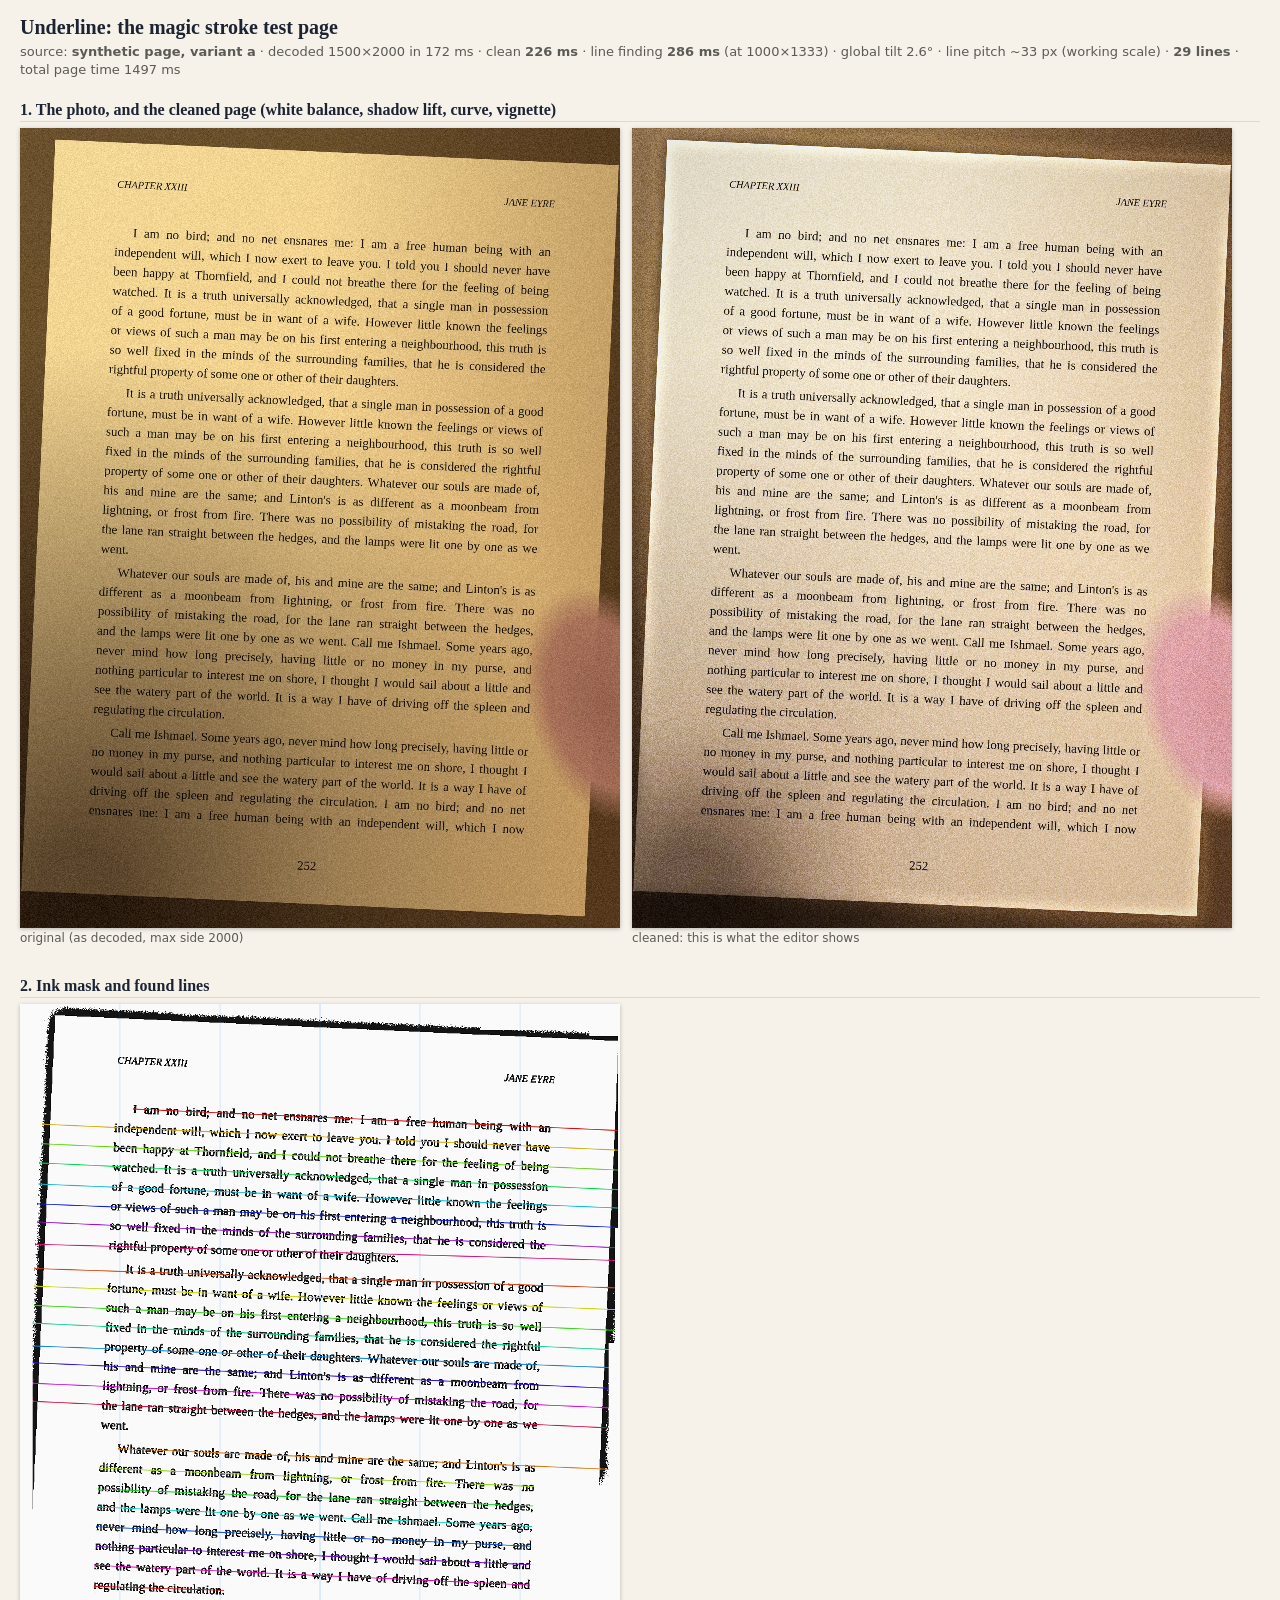
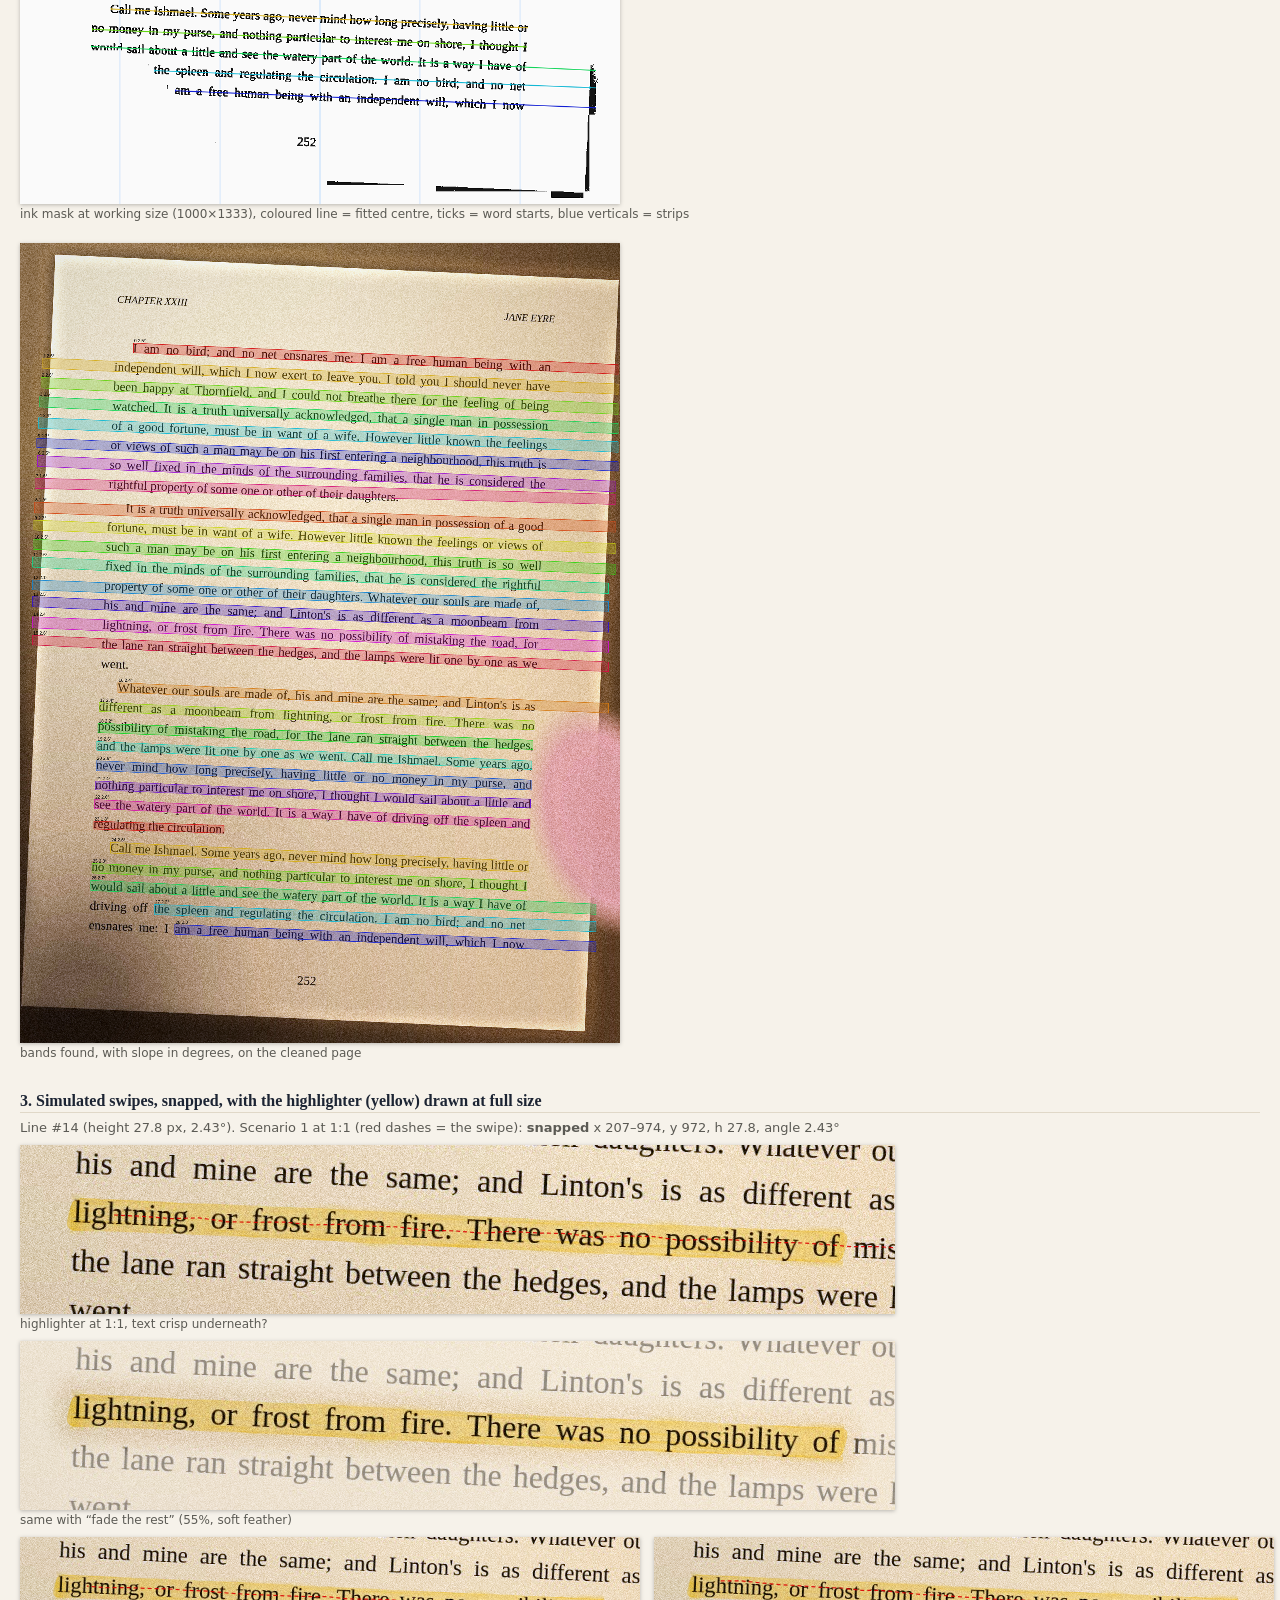
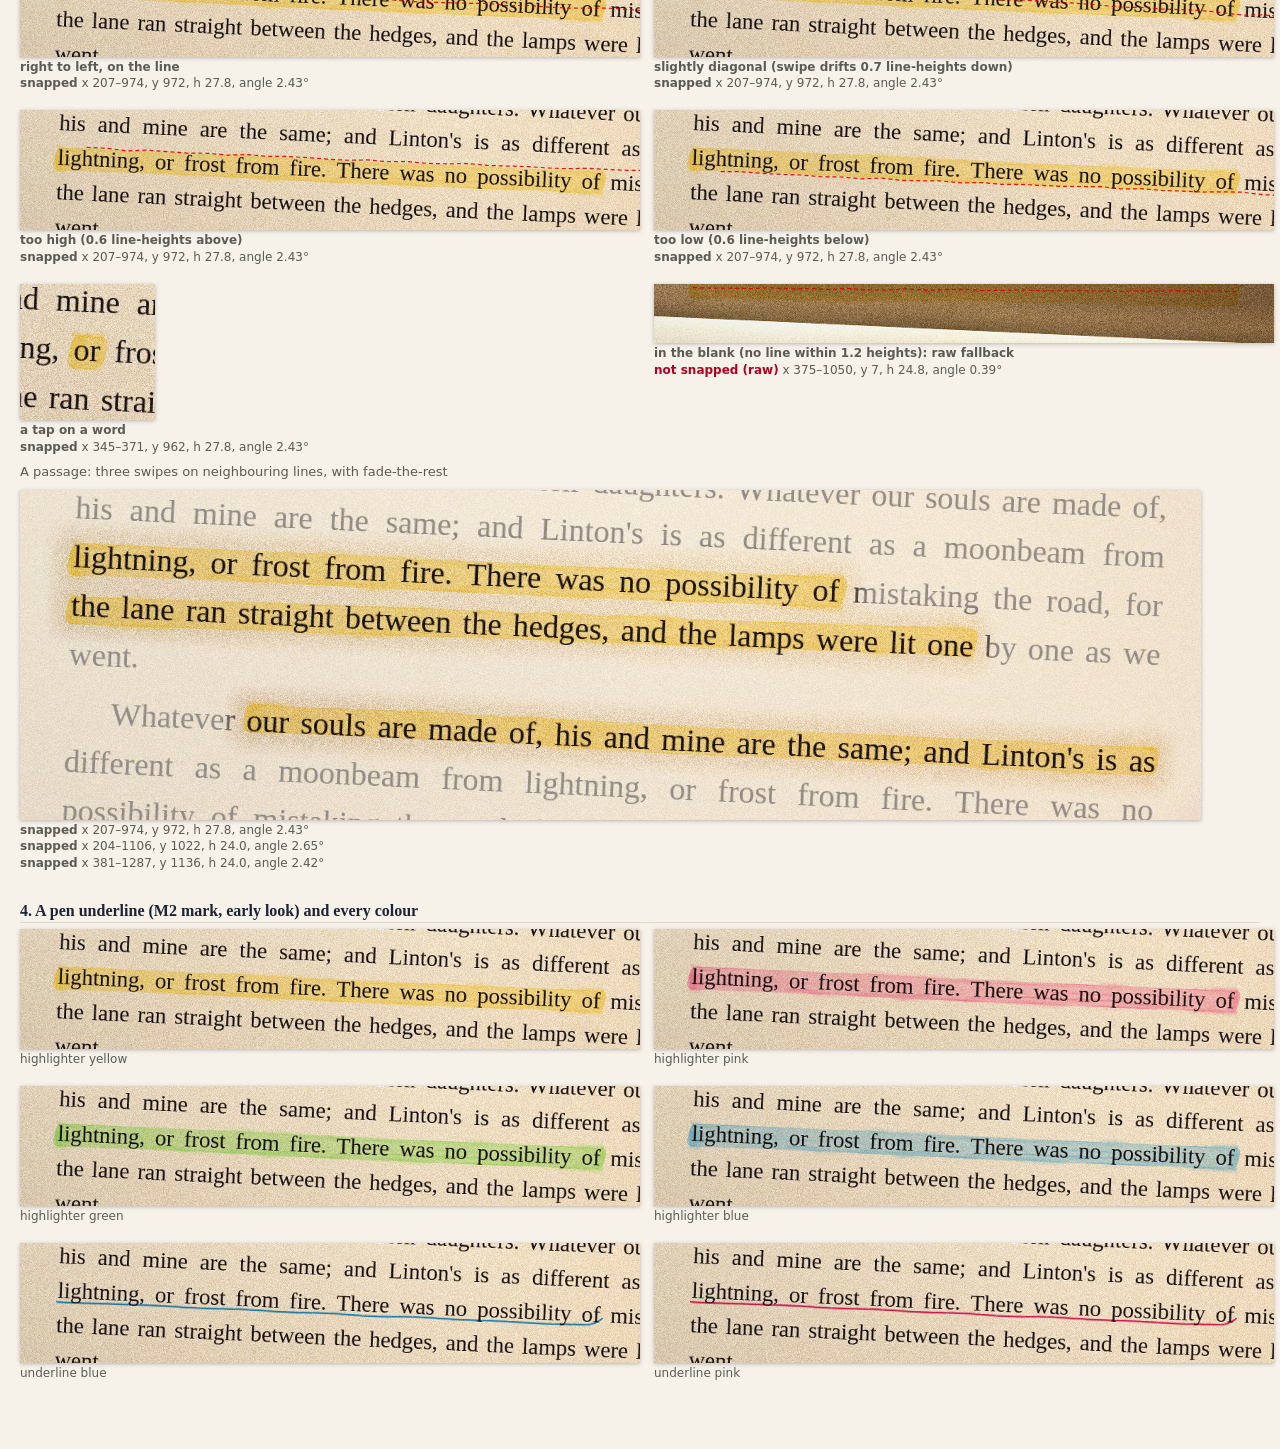
<file: tests/lines.html>
<!doctype html>
<html lang="en">
<head>
<meta charset="utf-8">
<title>Underline: lines test page</title>
<meta name="viewport" content="width=device-width, initial-scale=1">
<!--
  Engine test page (never deployed).
    tests/lines.html?photo=real/<file>             a real photo from tests/real/
    tests/lines.html?photo=synthetic&variant=a|b|c  a generated page: a = crooked 2.6deg + warm cast + shadow + thumb,
                                                   b = small print, -2deg, heavy shadow, c = curved (spine-like) page
    (no photo= means synthetic a)
    &mark=highlighter|underline  &colour=yellow|pink|green|blue
  Shows: the photo, the cleaned page, the ink mask with the found lines (slopes), and simulated swipes snapped
  (left-to-right, right-to-left, diagonal, too high, too low, in a blank area, a tap) drawn at full size.
-->
<style>
  body { margin: 0; padding: 16px 20px 60px; background: #f6f2ea; color: #1c2433; font: 14px/1.4 system-ui, "Segoe UI", sans-serif; }
  h1 { font: 600 20px Georgia, serif; margin: 0 0 4px; }
  h2 { font: 600 16px Georgia, serif; margin: 22px 0 6px; border-bottom: 1px solid #e0d8c8; padding-bottom: 2px; }
  .meta { color: #5b5a54; font-size: 13px; margin-bottom: 8px; }
  .row { display: flex; gap: 12px; flex-wrap: wrap; align-items: flex-start; }
  figure { margin: 0; }
  figcaption { font-size: 12px; color: #5b5a54; margin: 2px 0 8px; }
  canvas, img { display: block; background: #fff; box-shadow: 0 1px 4px rgba(0,0,0,.25); }
  .grid { display: grid; grid-template-columns: 1fr 1fr; gap: 10px 14px; }
  .bad { color: #b00020; font-weight: 600; }
  code { background: #ece6d8; padding: 0 3px; border-radius: 3px; }
</style>
</head>
<body>
<h1>Underline: the magic stroke test page</h1>
<div class="meta" id="meta">loading ...</div>
<div id="out"></div>

<script src="../src/engine/util.js"></script>
<script src="../src/engine/decode.js"></script>
<script src="../src/engine/clean.js"></script>
<script src="../src/engine/lines.js"></script>
<script src="../src/engine/mark.js"></script>
<script src="../src/engine/card.js"></script>
<script>
(function () {
  const q = new URLSearchParams(location.search);
  if (q.get("hold")) { const h = document.createElement("script"); h.src = "/hold?ms=" + q.get("hold"); document.head.appendChild(h); } // test server only: keeps the page loading so a headless screenshot waits
  const photo = q.get("photo") || "synthetic";
  const variant = q.get("variant") || "a";
  const MARK = q.get("mark") || "highlighter";
  const COLOUR = q.get("colour") || "yellow";
  const out = document.getElementById("out"), meta = document.getElementById("meta");
  window.__done = false;

  function el(tag, attrs, parent) {
    const e = document.createElement(tag);
    for (const k in (attrs || {})) { if (k === "text") e.textContent = attrs[k]; else if (k === "html") e.innerHTML = attrs[k]; else e.setAttribute(k, attrs[k]); }
    if (parent) parent.appendChild(e);
    return e;
  }
  function section(title) { return el("h2", { text: title }, out); }
  function fig(parent, canvas, caption) {
    const f = el("figure", {}, parent); f.appendChild(canvas); el("figcaption", { html: caption || "" }, f); return f;
  }
  function newCanvas(w, h) { const c = document.createElement("canvas"); c.width = Math.max(1, Math.round(w)); c.height = Math.max(1, Math.round(h)); return c; }
  function fitCanvas(src, maxW, maxH) {
    const k = Math.min(1, maxW / src.width, maxH / src.height);
    const c = newCanvas(src.width * k, src.height * k);
    const x = c.getContext("2d"); x.imageSmoothingQuality = "high"; x.drawImage(src, 0, 0, c.width, c.height);
    return c;
  }

  // ------------------------------------------------------------------ synthetic pages
  const TEXT = [
    "I am no bird; and no net ensnares me: I am a free human being with an independent will, which I now exert to leave you. I told you I should never have been happy at Thornfield, and I could not breathe there for the feeling of being watched.",
    "It is a truth universally acknowledged, that a single man in possession of a good fortune, must be in want of a wife. However little known the feelings or views of such a man may be on his first entering a neighbourhood, this truth is so well fixed in the minds of the surrounding families, that he is considered the rightful property of some one or other of their daughters.",
    "Whatever our souls are made of, his and mine are the same; and Linton's is as different as a moonbeam from lightning, or frost from fire. There was no possibility of mistaking the road, for the lane ran straight between the hedges, and the lamps were lit one by one as we went.",
    "Call me Ishmael. Some years ago, never mind how long precisely, having little or no money in my purse, and nothing particular to interest me on shore, I thought I would sail about a little and see the watery part of the world. It is a way I have of driving off the spleen and regulating the circulation."
  ];
  function wrap(ctx, text, maxW) {
    const words = text.split(" "), lines = []; let cur = "";
    words.forEach(function (w) { const t = cur ? cur + " " + w : w; if (ctx.measureText(t).width > maxW && cur) { lines.push(cur); cur = w; } else cur = t; });
    if (cur) lines.push(cur); return lines;
  }
  function justify(ctx, line, maxW, last) {
    if (last) { ctx.fillText(line, 0, 0); return; }
    const words = line.split(" "); if (words.length < 2) { ctx.fillText(line, 0, 0); return; }
    const total = words.reduce(function (s, w) { return s + ctx.measureText(w).width; }, 0);
    const gap = (maxW - total) / (words.length - 1); let x = 0;
    words.forEach(function (w) { ctx.fillText(w, x, 0); x += ctx.measureText(w).width + gap; });
  }

  function makeSynthetic(v) {
    const W = 1500, H = 2000;
    const small = v === "b";
    const font = small ? 21 : 34, pitch = small ? 30 : 52, margin = small ? 190 : 170;
    const flat = newCanvas(W, H), f = flat.getContext("2d");
    f.fillStyle = "#f3eee0"; f.fillRect(0, 0, W, H);
    f.fillStyle = "#1d1b19"; f.textBaseline = "alphabetic";
    f.font = font + "px Georgia, 'Palatino Linotype', 'Times New Roman', serif";
    const colW = W - 2 * margin;
    let y = 250;
    f.save(); f.translate(margin, 120); f.font = "italic " + (font * 0.8) + "px Georgia, serif"; f.fillText("CHAPTER XXIII", 0, 0); f.fillText("JANE EYRE", colW - 130, 0); f.restore();
    let p = 0;
    while (y < H - 200) {
      const lines = wrap(f, TEXT[p % TEXT.length] + " " + TEXT[(p + 1) % TEXT.length], colW - font * 1.4);
      lines.forEach(function (ln, i) {
        if (y > H - 200) return;
        f.save(); f.translate(margin + (i === 0 ? font * 1.4 : 0), y);
        justify(f, ln, colW - (i === 0 ? font * 1.4 : 0), i === lines.length - 1);
        f.restore(); y += pitch;
      });
      y += small ? 4 : 10; p++;
    }
    f.fillText("252", W / 2 - 20, H - 90);

    // the photo: page rotated, on a table, with a lamp cast, a shadow and a thumb
    const ang = (v === "b" ? -2.0 : 2.6) * Math.PI / 180;
    const ph = newCanvas(W, H), x = ph.getContext("2d");
    x.fillStyle = "#6a5842"; x.fillRect(0, 0, W, H);
    x.save(); x.translate(W / 2, H / 2); x.rotate(ang); x.scale(0.94, 0.94); x.translate(-W / 2, -H / 2);
    if (v === "c") { // a curved page: columns shifted up and down like a page near the spine
      const slice = 3;
      for (let sx = 0; sx < W; sx += slice) {
        const t = (sx - W * 0.15) / W, dy = 70 * Math.pow(Math.max(0, 0.55 - t), 2) * 2.2 - 25 * Math.sin(sx / W * Math.PI);
        x.drawImage(flat, sx, 0, slice, H, sx, dy, slice, H);
      }
    } else x.drawImage(flat, 0, 0);
    x.restore();
    x.globalCompositeOperation = "multiply";
    let g = x.createLinearGradient(0, 0, W, H); g.addColorStop(0, "rgb(255,232,170)"); g.addColorStop(1, "rgb(255,214,150)");
    x.fillStyle = g; x.fillRect(0, 0, W, H);
    g = x.createRadialGradient(W * 0.1, H * 0.95, 100, W * 0.1, H * 0.95, W * (v === "b" ? 1.1 : 0.9));
    g.addColorStop(0, "rgb(95,85,80)"); g.addColorStop(1, "rgb(255,255,255)");
    x.fillStyle = g; x.fillRect(0, 0, W, H);
    g = x.createLinearGradient(W, 0, 0, 0); g.addColorStop(0, "rgb(205,195,185)"); g.addColorStop(0.5, "rgb(255,255,255)");
    x.fillStyle = g; x.fillRect(0, 0, W, H);
    x.globalCompositeOperation = "source-over";
    // thumb blob at the right edge, bottom
    g = x.createRadialGradient(W - 40, H * 0.72, 10, W - 40, H * 0.72, 190);
    g.addColorStop(0, "rgba(150,98,78,1)"); g.addColorStop(0.7, "rgba(165,110,88,0.95)"); g.addColorStop(1, "rgba(165,110,88,0)");
    x.save(); x.translate(W - 40, H * 0.72); x.rotate(-0.3); x.scale(1, 1.6); x.translate(-(W - 40), -H * 0.72);
    x.fillStyle = g; x.beginPath(); x.arc(W - 40, H * 0.72, 190, 0, 7); x.fill(); x.restore();
    // blur + noise
    const bl = newCanvas(W, H), b = bl.getContext("2d"); b.filter = "blur(0.7px)"; b.drawImage(ph, 0, 0);
    const id = b.getImageData(0, 0, W, H), d = id.data; let seed = 12345;
    function rnd() { seed = (seed * 1664525 + 1013904223) >>> 0; return seed / 4294967296; }
    for (let i = 0; i < d.length; i += 4) { const n = (rnd() + rnd() + rnd() - 1.5) * 16; d[i] += n; d[i + 1] += n; d[i + 2] += n; }
    b.putImageData(id, 0, 0);
    return bl;
  }

  async function getFile() {
    if (photo === "synthetic") {
      const c = makeSynthetic(variant);
      // synchronous route (toBlob is asynchronous and misbehaves under headless virtual time)
      const url = c.toDataURL("image/jpeg", 0.92), bin = atob(url.split(",")[1]), bytes = new Uint8Array(bin.length);
      for (let i = 0; i < bin.length; i++) bytes[i] = bin.charCodeAt(i);
      return { file: new File([bytes], "synthetic-" + variant + ".jpg", { type: "image/jpeg" }), src: url, label: "synthetic page, variant " + variant };
    }
    const res = await fetch(photo);
    if (!res.ok) throw new Error("could not load " + photo + " (" + res.status + ")");
    const blob = await res.blob();
    const name = photo.split("/").pop();
    const file = new File([blob], name, { type: blob.type || "image/jpeg" });
    return { file: file, src: URL.createObjectURL(blob), label: photo };
  }

  // ------------------------------------------------------------------ the checks
  function hue(i) { return "hsl(" + ((i * 47) % 360) + ",85%,45%)"; }

  function drawLinesOverlay(page, scale) {
    const c = newCanvas(page.width * scale, page.height * scale), x = c.getContext("2d");
    x.drawImage(page.image.data ? (function () { const t = newCanvas(page.width, page.height); t.getContext("2d").putImageData(page.image, 0, 0); return t; })() : page.image, 0, 0, c.width, c.height);
    x.scale(scale, scale);
    page.lines.forEach(function (l, i) {
      const cosT = 1 / Math.sqrt(1 + l.slope * l.slope), hv = l.height / cosT;
      x.fillStyle = hue(i).replace("hsl", "hsla").replace(")", ",0.28)");
      x.strokeStyle = hue(i); x.lineWidth = 1.2 / scale;
      x.beginPath();
      x.moveTo(l.x0, l.a + l.slope * l.x0 - hv / 2); x.lineTo(l.x1, l.a + l.slope * l.x1 - hv / 2);
      x.lineTo(l.x1, l.a + l.slope * l.x1 + hv / 2); x.lineTo(l.x0, l.a + l.slope * l.x0 + hv / 2); x.closePath();
      x.fill(); x.stroke();
      x.fillStyle = "#000"; x.font = (11 / scale) + "px sans-serif";
      x.fillText(i + " " + (Math.atan(l.slope) * 180 / Math.PI).toFixed(1) + "°", l.x0 + 2 / scale, l.a + l.slope * l.x0 - hv / 2 - 2 / scale);
    });
    return c;
  }

  function maskCanvas(dbg, page) {
    const c = newCanvas(dbg.ww, dbg.wh), x = c.getContext("2d");
    const id = x.createImageData(dbg.ww, dbg.wh);
    for (let i = 0; i < dbg.mask.length; i++) { const v = dbg.mask[i] ? 20 : 250; id.data[i * 4] = v; id.data[i * 4 + 1] = v; id.data[i * 4 + 2] = v; id.data[i * 4 + 3] = 255; }
    x.putImageData(id, 0, 0);
    // strips and lines
    x.strokeStyle = "rgba(0,120,255,.35)";
    for (let s = 1; s < dbg.strips; s++) { const px = s * dbg.ww / dbg.strips; x.beginPath(); x.moveTo(px, 0); x.lineTo(px, dbg.wh); x.stroke(); }
    x.save(); x.scale(1 / dbg.k, 1 / dbg.k);
    page.lines.forEach(function (l, i) {
      x.strokeStyle = hue(i); x.lineWidth = 1.5 * dbg.k;
      x.beginPath(); x.moveTo(l.x0, l.a + l.slope * l.x0); x.lineTo(l.x1, l.a + l.slope * l.x1); x.stroke();
      x.fillStyle = hue(i);
      (l.words || []).forEach(function (w) { x.fillRect(w[0], l.a + l.slope * w[0] - 2 * dbg.k, 1.5 * dbg.k, 4 * dbg.k); });
    });
    x.restore();
    return c;
  }

  // simulated hand: a swipe from (xa, ya) to (xb, yb) with a little wobble
  function swipe(xa, ya, xb, yb, wob, seed) {
    const pts = []; const n = 28; let s = seed || 1;
    function r() { s = (s * 16807) % 2147483647; return s / 2147483647 - 0.5; }
    for (let i = 0; i <= n; i++) { const t = i / n; pts.push({ x: xa + (xb - xa) * t + r() * wob * 0.3, y: ya + (yb - ya) * t + r() * wob + Math.sin(t * 5) * wob * 0.3 }); }
    return pts;
  }

  function pageCanvas(page) {
    if (!page.image.data) return page.image;
    const t = newCanvas(page.width, page.height); t.getContext("2d").putImageData(page.image, 0, 0); return t;
  }

  // a crop of the page around some strokes at zoom z with the strokes (and raw swipes) drawn on it
  function renderCrop(page, strokes, raws, z, opts) {
    opts = opts || {};
    let x0 = Infinity, y0 = Infinity, x1 = -Infinity, y1 = -Infinity;
    strokes.forEach(function (s) { const g = UL.mark.geometry(s); const m = 1.8 * s.height; x0 = Math.min(x0, g.bbox.x0 - m); y0 = Math.min(y0, g.bbox.y0 - m); x1 = Math.max(x1, g.bbox.x1 + m); y1 = Math.max(y1, g.bbox.y1 + m); });
    x0 = Math.max(0, Math.floor(x0)); y0 = Math.max(0, Math.floor(y0)); x1 = Math.min(page.width, Math.ceil(x1)); y1 = Math.min(page.height, Math.ceil(y1));
    const w = x1 - x0, h = y1 - y0;
    const zz = Math.min(z, (opts.maxW || 1240) / w);
    const c = newCanvas(w * zz, h * zz), x = c.getContext("2d");
    x.imageSmoothingQuality = "high";
    x.drawImage(pageCanvas(page), x0, y0, w, h, 0, 0, c.width, c.height);
    x.save(); x.scale(zz, zz); x.translate(-x0, -y0);
    if (opts.fade) UL.mark.fadeRest(x, strokes, { x: x0, y: y0, w: w, h: h }, { amount: 0.55, paper: "#f7f1e6" });
    UL.mark.drawAll(x, strokes, { mark: MARK, colour: COLOUR });
    if (!opts.noRaw) {
      raws.forEach(function (r) {
        x.strokeStyle = "rgba(220,0,0,.9)"; x.lineWidth = 1.2 / zz; x.setLineDash([4 / zz, 3 / zz]);
        x.beginPath(); r.forEach(function (p, i) { if (i === 0) x.moveTo(p.x, p.y); else x.lineTo(p.x, p.y); }); x.stroke();
        x.setLineDash([]);
      });
    }
    x.restore();
    return c;
  }

  function describe(s) {
    return (s.snapped ? "<b>snapped</b>" : "<span class='bad'>not snapped (raw)</span>") + " x " + Math.round(s.x0) + "&ndash;" + Math.round(s.x1) +
      ", y " + Math.round(s.y) + ", h " + s.height.toFixed(1) + ", angle " + (Math.atan(s.slope) * 180 / Math.PI).toFixed(2) + "&deg;";
  }

  async function main() {
    const t0 = performance.now();
    const got = await getFile();
    meta.textContent = "source: " + got.label;
    const t1 = performance.now();
    meta.textContent = "source ready (" + got.label + "), decoding ...";
    const img = await UL.decode.fileToImageData(got.file, { maxSide: 2000 });
    meta.textContent = "decoded, preparing ...";
    const tDecode = performance.now() - t1;
    const page = await UL.page.prepare(img);
    const dbg = page._debug;
    meta.innerHTML = "source: <b>" + got.label + "</b> &middot; decoded " + img.width + "&times;" + img.height + " in " + tDecode.toFixed(0) + " ms &middot; clean <b>" + dbg.cleanMs.toFixed(0) +
      " ms</b> &middot; line finding <b>" + dbg.linesMs.toFixed(0) + " ms</b> (at " + dbg.ww + "&times;" + dbg.wh + ") &middot; global tilt " + dbg.theta.toFixed(1) + "&deg; &middot; line pitch ~" + dbg.P +
      " px (working scale) &middot; <b>" + page.lines.length + " lines</b>" + (page.warning ? " &middot; <span class='bad'>warning: " + page.warning + "</span>" : "");

    if (q.get("stats")) { // one row per raw band: where, how busy, the rhythm of words and spaces (in band heights), kept or thrown out
      const pre = el("pre", { style: "font:11px monospace;background:#fff;padding:6px;margin:6px 0" }, out);
      pre.textContent = "raw bands " + dbg.raw.length + " (kept " + dbg.raw.filter(function (r) { return r.kept; }).length + "), vet: " + JSON.stringify(dbg.vet) + "\n" +
        "kept y      slope   x0..x1      h  busy fill  nw  wordLen wcv  gapLen gcv\n" +
        dbg.raw.map(function (r) { return (r.kept ? "  K  " : "  .  ") + [r.a, r.slope, r.x0 + ".." + r.x1, r.h, r.busy, r.fill, r.r.nw, r.r.wlen.toFixed(1), r.r.wcv.toFixed(2), r.r.glen.toFixed(2), r.r.gcv.toFixed(2)].join("  "); }).join("\n");
    }
    section("1. The photo, and the cleaned page (white balance, shadow lift, curve, vignette)");
    let row = el("div", { "class": "row" }, out);
    const oc = newCanvas(img.width, img.height); oc.getContext("2d").putImageData(img, 0, 0);
    fig(row, fitCanvas(oc, 600, 900), "original (as decoded, max side 2000)");
    fig(row, fitCanvas(pageCanvas(page), 600, 900), "cleaned: this is what the editor shows");

    section("2. Ink mask and found lines");
    row = el("div", { "class": "row" }, out);
    fig(row, fitCanvas(maskCanvas(dbg, page), 600, 900), "ink mask at working size (" + dbg.ww + "&times;" + dbg.wh + "), coloured line = fitted centre, ticks = word starts, blue verticals = strips");
    fig(row, fitCanvas(drawLinesOverlay(page, 1), 600, 900), "bands found, with slope in degrees, on the cleaned page");

    const topNodes = Array.prototype.slice.call(out.children);
    if (q.get("only") === "swipes") topNodes.forEach(function (n) { n.style.display = "none"; });
    // ---- swipes ----
    section("3. Simulated swipes, snapped, with the " + MARK + " (" + COLOUR + ") drawn at full size");
    if (!page.lines.length) {
      el("div", { "class": "bad", text: "No lines found: swipes will use the raw fallback." }, out);
    }
    // choose a line near the middle of the page that is long enough
    const lines = page.lines;
    const pitchSorted = lines.slice().sort(function (a, b) { return Math.abs((a.top + a.bottom) / 2 - page.height * 0.5) - Math.abs((b.top + b.bottom) / 2 - page.height * 0.5); });
    const longLines = pitchSorted.filter(function (l) { return l.x1 - l.x0 > page.width * 0.2; });
    const L = (longLines[0] || pitchSorted[0]);
    if (L) {
      const idx = lines.indexOf(L), h = L.height;
      const span = L.x1 - L.x0, ya = function (xx) { return L.a + L.slope * xx; };
      const xa = L.x0 + 0.15 * span, xb = L.x0 + 0.7 * span;
      const scen = [
        { name: "left to right, on the line", pts: swipe(xa, ya(xa), xb, ya(xb), 0.12 * h, 3) },
        { name: "right to left, on the line", pts: swipe(xb, ya(xb), xa, ya(xa), 0.12 * h, 5) },
        { name: "slightly diagonal (swipe drifts 0.7 line-heights down)", pts: swipe(xa, ya(xa) - 0.35 * h, xb, ya(xb) + 0.35 * h, 0.1 * h, 7) },
        { name: "too high (0.6 line-heights above)", pts: swipe(xa, ya(xa) - 0.6 * h, xb, ya(xb) - 0.6 * h, 0.1 * h, 9) },
        { name: "too low (0.6 line-heights below)", pts: swipe(xa, ya(xa) + 0.6 * h, xb, ya(xb) + 0.6 * h, 0.1 * h, 11) },
        { name: "a tap on a word", pts: [{ x: (L.words[Math.min(2, L.words.length - 1)][0] + L.words[Math.min(2, L.words.length - 1)][1]) / 2, y: ya((L.words[Math.min(2, L.words.length - 1)][0] + L.words[Math.min(2, L.words.length - 1)][1]) / 2) + 0.2 * h }] },
        { name: "in the blank (no line within 1.2 heights): raw fallback", pts: swipe(page.width * 0.25, 4, page.width * 0.7, 10, 2, 13) }
      ];
      // full-size first scenario
      const first = UL.page.snap(page, scen[0].pts);
      el("div", { "class": "meta", html: "Line #" + idx + " (height " + h.toFixed(1) + " px, " + (Math.atan(L.slope) * 180 / Math.PI).toFixed(2) + "&deg;). Scenario 1 at 1:1 (red dashes = the swipe): " + describe(first) }, out);
      row = el("div", { "class": "row" }, out);
      fig(row, renderCrop(page, [first], [scen[0].pts], parseFloat(q.get("zoom") || "1"), { maxW: 1240 }), "highlighter at 1:1, text crisp underneath?");
      row = el("div", { "class": "row" }, out);
      fig(row, renderCrop(page, [first], [], parseFloat(q.get("zoom") || "1"), { maxW: 1240, fade: true, noRaw: true }), "same with “fade the rest” (55%, soft feather)");
      row = el("div", { "class": "row" }, out);
      const clean = renderCrop(page, [], [], 1, { maxW: 1240 }); // fallback so the layout holds when no strokes
      const grid = el("div", { "class": "grid" }, out);
      scen.slice(1).forEach(function (sc) {
        const s = UL.page.snap(page, sc.pts);
        fig(grid, renderCrop(page, [s], [sc.pts], 1, { maxW: 620 }), "<b>" + sc.name + "</b><br>" + describe(s));
      });
      // a passage: three neighbouring lines, swiped one after another
      const cand = [idx, idx + 1, idx + 2].filter(function (i) { return lines[i]; });
      const strokes = cand.map(function (i, n) {
        const l = lines[i], sp = l.x1 - l.x0, a = l.x0 + 0.1 * sp, b = l.x0 + (0.65 + 0.1 * n) * sp;
        return UL.page.snap(page, swipe(a, l.a + l.slope * a + 0.15 * l.height, b, l.a + l.slope * b - 0.1 * l.height, 0.1 * l.height, 20 + n));
      });
      el("div", { "class": "meta", html: "A passage: three swipes on neighbouring lines, with fade-the-rest" }, out);
      row = el("div", { "class": "row" }, out);
      fig(row, renderCrop(page, strokes, [], 1, { maxW: 1240, fade: true, noRaw: true }), strokes.map(describe).join("<br>"));
    }

    section("4. A pen underline (M2 mark, early look) and every colour");
    if (L) {
      const sp = L.x1 - L.x0, a = L.x0 + 0.15 * sp, b = L.x0 + 0.7 * sp;
      const s = UL.page.snap(page, swipe(a, L.a + L.slope * a, b, L.a + L.slope * b, 1, 3));
      row = el("div", { "class": "grid" }, out);
      ["highlighter:yellow", "highlighter:pink", "highlighter:green", "highlighter:blue", "underline:blue", "underline:pink"].forEach(function (m) {
        const parts = m.split(":");
        const c = renderCrop(page, [s], [], 1, { maxW: 620, noRaw: true });
        // redraw with this mark: simple approach, render the crop again using the mark options
        const x0 = c; // (kept for clarity: the crop is re-rendered below)
        const g = UL.mark.geometry(s), mm = 1.8 * s.height;
        const cx0 = Math.max(0, Math.floor(g.bbox.x0 - mm)), cy0 = Math.max(0, Math.floor(g.bbox.y0 - mm));
        const cw = Math.min(page.width, Math.ceil(g.bbox.x1 + mm)) - cx0, chh = Math.min(page.height, Math.ceil(g.bbox.y1 + mm)) - cy0;
        const zz = Math.min(1, 620 / cw), cc = newCanvas(cw * zz, chh * zz), xx = cc.getContext("2d");
        xx.imageSmoothingQuality = "high";
        xx.drawImage(pageCanvas(page), cx0, cy0, cw, chh, 0, 0, cc.width, cc.height);
        xx.scale(zz, zz); xx.translate(-cx0, -cy0);
        UL.mark.draw(xx, s, { mark: parts[0], colour: parts[1] });
        fig(row, cc, parts[0] + " " + parts[1]);
      });
    }
    if (q.get("only") === "top") Array.prototype.slice.call(out.children).forEach(function (n) { if (topNodes.indexOf(n) < 0) n.style.display = "none"; });
    meta.innerHTML += " &middot; total page time " + (performance.now() - t0).toFixed(0) + " ms";
    window.__done = true;
    document.title = "done";
  }
  main().catch(function (e) { meta.innerHTML = "<span class='bad'>ERROR: " + (e && (e.stack || e.message || e)) + "</span>"; window.__done = true; });
})();
</script>
</body>
</html>
</file>
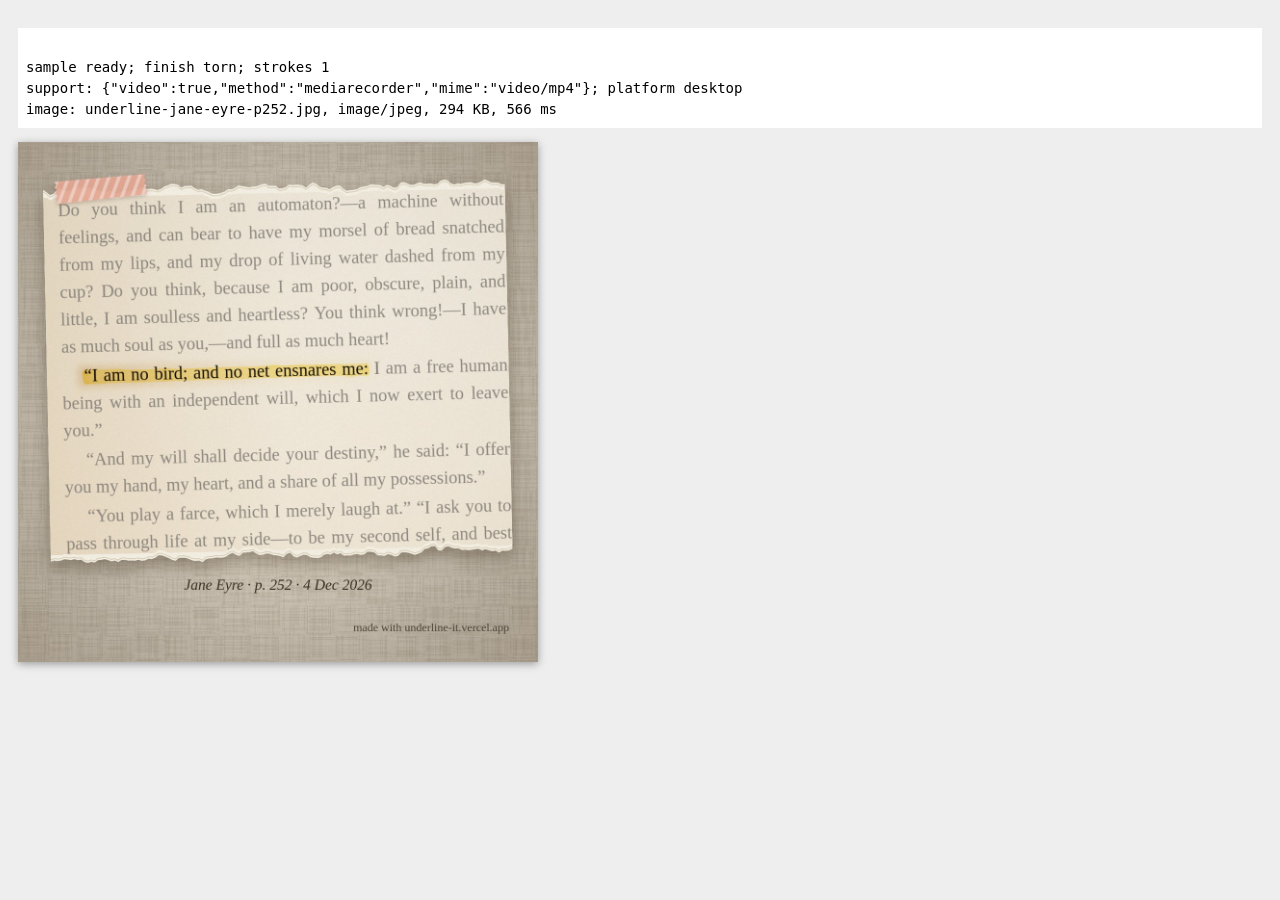
<file: tests/engine/export.html>
<!doctype html>
<html lang="en">
<head>
<meta charset="utf-8">
<title>Underline: export test page</title>
<!--
  Engine test page (never deployed). Makes the still image and the story video from the built-in sample and reports.
    tests/engine/export.html                 image + video
    tests/engine/export.html?video=0         image only
-->
<style>
  body { margin: 0; padding: 14px 18px; background: #eee; font: 14px/1.5 system-ui, sans-serif; }
  img, video { max-height: 520px; display: block; margin: 6px 0; box-shadow: 0 2px 8px rgba(0,0,0,.35); }
  pre { background: #fff; padding: 8px; }
</style>
</head>
<body>
<pre id="log">starting ...</pre>
<div id="media"></div>
<script src="../../src/engine/util.js"></script>
<script src="../../src/engine/decode.js"></script>
<script src="../../src/engine/clean.js"></script>
<script src="../../src/engine/lines.js"></script>
<script src="../../src/engine/mark.js"></script>
<script src="../../src/engine/finishes.js"></script>
<script src="../../src/engine/card.js"></script>
<script src="../../src/engine/sample.js"></script>
<script src="../../src/engine/export.js"></script>
<script src="../../src/engine/share.js"></script>
<script>
(async function () {
  const q = new URLSearchParams(location.search);
  const log = document.getElementById("log"), media = document.getElementById("media");
  function say(s) { log.textContent += "\n" + s; }
  log.textContent = "";
  try {
    const s = await UL.sample.load();
    const card = await UL.card.create(s.page, s.strokes, s.settings);
    say("sample ready; finish " + card.settings.finish + "; strokes " + card.strokes.length);
    say("support: " + JSON.stringify(await UL.export.support()) + "; platform " + UL.share.platform());
    let t0 = performance.now();
    const img = await UL.export.makeImage(card);
    say("image: " + img.name + ", " + img.type + ", " + Math.round(img.size / 1024) + " KB, " + (performance.now() - t0).toFixed(0) + " ms");
    const im = new Image(); im.src = URL.createObjectURL(img); media.appendChild(im);
    if (q.get("video") !== "0") {
      t0 = performance.now(); let last = 0;
      const vid = await UL.export.makeVideo(card, { onProgress: function (p) { last = p; } });
      say("video: " + vid.name + ", " + vid.type + ", " + Math.round(vid.size / 1024) + " KB, " + ((performance.now() - t0) / 1000).toFixed(1) + " s, last progress " + last);
      const v = document.createElement("video"); v.src = URL.createObjectURL(vid); v.muted = true; v.controls = true; media.appendChild(v);
      await new Promise(function (r) { v.onloadedmetadata = r; setTimeout(r, 3000); });
      say("video metadata: " + v.videoWidth + "x" + v.videoHeight + ", " + v.duration.toFixed(2) + " s");
      v.currentTime = 4.9; await new Promise(function (r) { v.onseeked = r; setTimeout(r, 3000); });
    }
    say("done");
  } catch (e) { say("ERROR " + (e && (e.code || "") ) + " " + (e && (e.stack || e.message || e))); }
})();
</script>
</body>
</html>
</file>
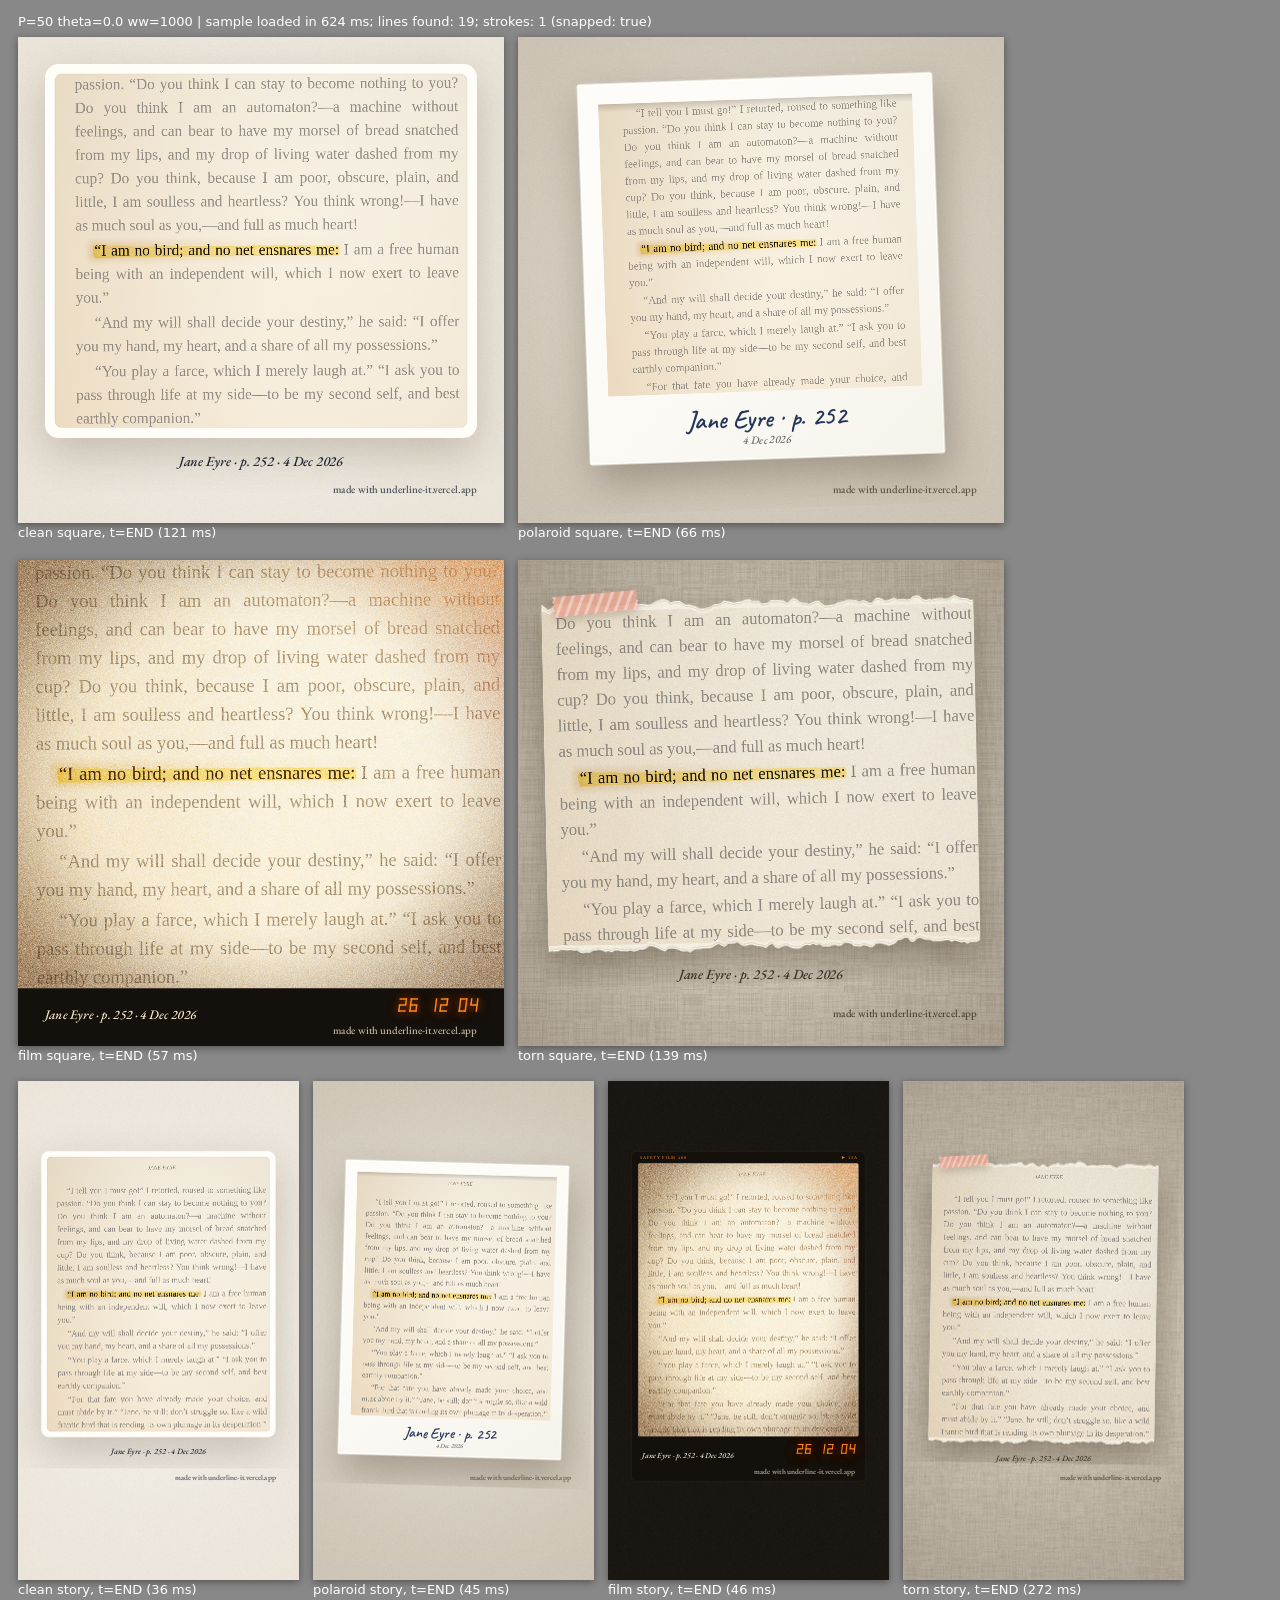
<file: tests/engine/frames.html>
<!doctype html>
<html lang="en">
<head>
<meta charset="utf-8">
<title>Underline: card frames test page</title>
<!--
  Engine test page (never deployed). Draws card.drawFrame for the built-in sample.
    tests/engine/frames.html                          grid: every finish, square and story, at t = END
    tests/engine/frames.html?mode=timeline&finish=torn&format=square     the animation as frames
    tests/engine/frames.html?mode=single&finish=film&format=story&t=5&scale=0.6
    &mark=underline &colour=pink &fade=0 &title=... &page=... &note=...  settings
-->
<style>
  body { margin: 0; padding: 14px 18px 40px; background: #888; font: 13px system-ui, sans-serif; color: #111; }
  .row { display: flex; gap: 14px; flex-wrap: wrap; align-items: flex-start; margin-bottom: 12px; }
  figure { margin: 0; } figcaption { color: #fff; margin: 2px 0 6px; }
  canvas { display: block; box-shadow: 0 2px 8px rgba(0,0,0,.4); }
  #meta { color: #fff; margin-bottom: 8px; }
</style>
<link rel="preload" href="../../fonts/caveat-600.woff2" as="font" type="font/woff2" crossorigin>
<style>
@font-face { font-family: "Caveat"; font-weight: 600; src: url("../../fonts/caveat-600.woff2") format("woff2"); }
@font-face { font-family: "EB Garamond"; font-weight: 500; font-style: normal; src: url("../../fonts/eb-garamond-500-normal.woff2") format("woff2"); }
@font-face { font-family: "EB Garamond"; font-weight: 500; font-style: italic; src: url("../../fonts/eb-garamond-500-italic.woff2") format("woff2"); }
</style>
</head>
<body>
<div id="meta">loading ...</div>
<div id="out"></div>
<script src="../../src/engine/util.js"></script>
<script src="../../src/engine/decode.js"></script>
<script src="../../src/engine/clean.js"></script>
<script src="../../src/engine/lines.js"></script>
<script src="../../src/engine/mark.js"></script>
<script src="../../src/engine/finishes.js"></script>
<script src="../../src/engine/card.js"></script>
<script src="../../src/engine/sample.js"></script>
<script>
(async function () {
  const q = new URLSearchParams(location.search);
  if (q.get("hold")) { const h = document.createElement("script"); h.src = "/hold?ms=" + q.get("hold"); document.head.appendChild(h); } // test server only: keeps the load open so a headless screenshot waits
  const out = document.getElementById("out"), meta = document.getElementById("meta");
  const mode = q.get("mode") || "grid";
  function fig(row, finish, format, t, scale, card, caption) {
    const W = 1080, H = format === "story" ? 1920 : 1080;
    const c = document.createElement("canvas"); c.width = Math.round(W * scale); c.height = Math.round(H * scale);
    const t0 = performance.now();
    card.drawFrame(c.getContext("2d"), t, format, scale);
    const ms = performance.now() - t0;
    if (q.get("guides") === "1") { // the story safe zone: y 270..1540, 90 px sides (red dashes); square: the 60 px box
      const g = c.getContext("2d"); g.save(); g.scale(scale, scale); g.strokeStyle = "#ff1744"; g.lineWidth = 2 / scale; g.setLineDash([10, 8]);
      if (format === "story") g.strokeRect(90, 270, 900, 1270); else g.strokeRect(60, 60, 960, 960);
      g.restore();
    }
    const f = document.createElement("figure"); f.appendChild(c);
    const cap = document.createElement("figcaption"); cap.textContent = caption + " (" + ms.toFixed(0) + " ms)"; f.appendChild(cap);
    row.appendChild(f);
  }
  try {
    const t0 = performance.now();
    let s = await UL.sample.load();
    if (q.get("photo")) { // &photo=real/<file> or out/<file>: a real photo, prepared, with a stroke snapped on a line near the middle
      const res = await fetch("../" + q.get("photo")); const blob = await res.blob();
      const img = await UL.decode.fileToImageData(new File([blob], "p.jpg", { type: blob.type || "image/jpeg" }), { maxSide: 2000 });
      const pg = await UL.page.prepare(img);
      const ls = pg.lines.slice().sort(function (a, b) { return Math.abs((a.top + a.bottom) / 2 - pg.height * 0.45) - Math.abs((b.top + b.bottom) / 2 - pg.height * 0.45); });
      const strokes = [];
      const L = ls[parseInt(q.get("line") || "0", 10)];
      if (L) { const a = L.x0 + 0.12 * (L.x1 - L.x0), b = L.x0 + 0.75 * (L.x1 - L.x0); strokes.push(UL.page.snap(pg, [{ x: a, y: L.a + L.slope * a }, { x: b, y: L.a + L.slope * b }])); }
      s = { page: pg, strokes: strokes, settings: { finish: "torn", title: q.get("title") || "", page: q.get("page") || "" } };
    }
    const loadMs = performance.now() - t0;
    const set = Object.assign({}, s.settings);
    ["mark", "colour", "title", "page", "note"].forEach(function (k) { if (q.get(k) !== null) set[k] = q.get(k); });
    if (q.get("fade") !== null) set.fade = q.get("fade") === "1";
    const card = await UL.card.create(s.page, s.strokes, set);
    meta.textContent = "P=" + s.page._debug.P + " theta=" + s.page._debug.theta.toFixed(1) + " ww=" + s.page._debug.ww + " | sample loaded in " + loadMs.toFixed(0) + " ms; lines found: " + s.page.lines.length + "; strokes: " + s.strokes.length + (s.strokes[0] ? " (snapped: " + s.strokes[0].snapped + ")" : "");
    const finishes = q.get("finish") ? [q.get("finish")] : UL.FINISHES.map(function (f) { return f.id; });
    if (q.get("debug")) { // numbers: the crop of each finish, and where the lines are (page px)
      const fin = finishes[0], fmt = q.get("format") || "square";
      await card.update({ finish: fin });
      const cr = card._crop(fmt);
      const pre = document.createElement("pre"); pre.style.cssText = "color:#fff;font:12px monospace;white-space:pre-wrap";
      pre.textContent = "crop " + JSON.stringify(cr, function (k, v) { return typeof v === "number" ? Math.round(v * 100) / 100 : v; }) + "\npage " + s.page.width + "x" + s.page.height +
        "\ntop=" + (cr.cv - cr.h / 2).toFixed(1) + " bottom=" + (cr.cv + cr.h / 2).toFixed(1) + "\nlines (a, slope, height): " + s.page.lines.map(function (l) { return [l.a.toFixed(0), l.slope.toFixed(3), l.height.toFixed(0)].join("/"); }).join("  ");
      out.appendChild(pre);
    }
    if (mode === "preview") {
      // the live preview: canvases with no width/height attributes, sized by CSS
      const row = document.createElement("div"); row.className = "row"; out.appendChild(row);
      const a = document.createElement("canvas"); a.style.cssText = "width:360px;height:360px;background:#fff";
      const b2 = document.createElement("canvas"); b2.style.cssText = "width:225px;height:400px;background:#fff";
      row.appendChild(a); row.appendChild(b2);
      const pa = UL.card.startPreview(a, card, "square"), pb = UL.card.startPreview(b2, card, "story");
      window.__preview = [pa, pb];
      meta.textContent += " | preview running (screenshot catches a frame mid-animation)";
      await new Promise(function (r) { setTimeout(r, parseFloat(q.get("wait") || "2400")); });
      meta.textContent += " | canvas sizes " + a.width + "x" + a.height + ", " + b2.width + "x" + b2.height + " (dpr " + devicePixelRatio + ")";
    } else if (mode === "lines") {
      const pg = s.page, k = 0.7, c = document.createElement("canvas"); c.width = pg.width * k; c.height = pg.height * k;
      const x = c.getContext("2d"); x.drawImage(pg.image, 0, 0, c.width, c.height); x.scale(k, k);
      pg.lines.forEach(function (l, i) {
        const hv = l.height * Math.sqrt(1 + l.slope * l.slope);
        x.fillStyle = "hsla(" + (i * 47 % 360) + ",85%,45%,.3)"; x.beginPath();
        x.moveTo(l.x0, l.a + l.slope * l.x0 - hv / 2); x.lineTo(l.x1, l.a + l.slope * l.x1 - hv / 2); x.lineTo(l.x1, l.a + l.slope * l.x1 + hv / 2); x.lineTo(l.x0, l.a + l.slope * l.x0 + hv / 2); x.fill();
      });
      UL.mark.drawAll(x, s.strokes, { mark: set.mark, colour: set.colour });
      const f = document.createElement("figure"); f.appendChild(c); out.appendChild(f);
      meta.textContent += " | lines " + pg.lines.map(function (l) { return Math.round(l.height) + "px@" + Math.round(l.x1 - l.x0); }).slice(0, 12).join(", ");
    } else if (mode === "timeline") {
      const fmt = q.get("format") || "square", fin = finishes[0];
      await card.update({ finish: fin });
      const row = document.createElement("div"); row.className = "row"; out.appendChild(row);
      [0.15, 0.4, 0.9, 1.4, 1.9, 2.6, 3.3, 5].forEach(function (t) { fig(row, fin, fmt, t, fmt === "story" ? 0.27 : 0.4, card, fin + " " + fmt + " t=" + t); });
    } else if (mode === "single") {
      const fmt = q.get("format") || "square", fin = finishes[0], t = parseFloat(q.get("t") || "5"), sc = parseFloat(q.get("scale") || "0.8");
      await card.update({ finish: fin });
      const row = document.createElement("div"); row.className = "row"; out.appendChild(row);
      fig(row, fin, fmt, t, sc, card, fin + " " + fmt + " t=" + t);
    } else {
      // &format=square|story shows just that row, &scale=N overrides the size (to read the labels)
      const only = q.get("format"), gs = parseFloat(q.get("scale") || "0");
      if (only !== "story") {
        const sq = document.createElement("div"); sq.className = "row"; out.appendChild(sq);
        for (const fin of finishes) { await card.update({ finish: fin }); fig(sq, fin, "square", 5, gs || 0.45, card, fin + " square, t=END"); }
      }
      if (only !== "square") {
        const st = document.createElement("div"); st.className = "row"; out.appendChild(st);
        for (const fin of finishes) { await card.update({ finish: fin }); fig(st, fin, "story", 5, gs || 0.26, card, fin + " story, t=END"); }
      }
    }
    window.__done = true;
  } catch (e) { meta.textContent = "ERROR: " + (e && (e.stack || e.message || e)); }
})();
</script>
</body>
</html>
</file>
